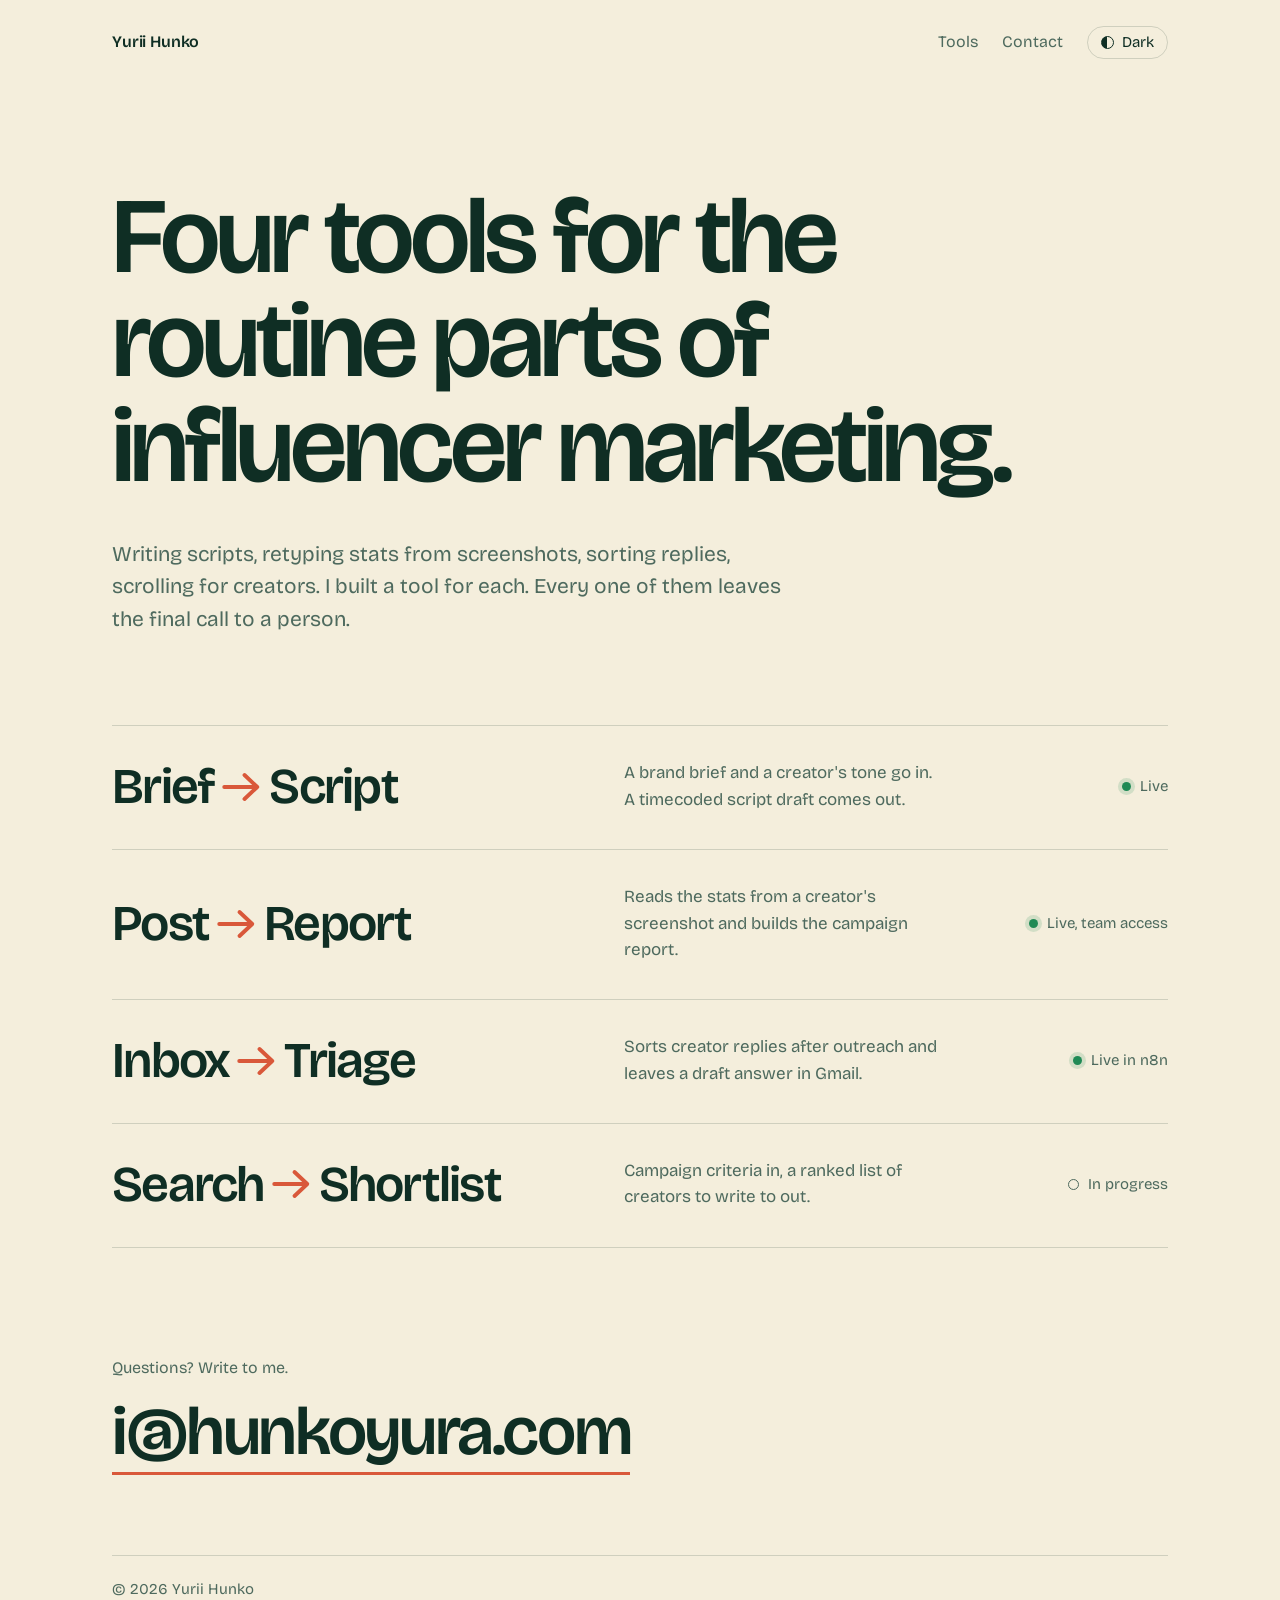
<file: index.html>
<!DOCTYPE html>
<html lang="en">
<head>
<meta charset="UTF-8">
<meta name="viewport" content="width=device-width, initial-scale=1.0">
<title>Tools for influencer marketing by Yurii Hunko</title>
<meta name="description" content="Four tools for the routine parts of influencer marketing: script drafts, campaign reports, reply triage and creator search.">
<link rel="canonical" href="https://hunkoyura.com/">
<meta property="og:type" content="website">
<meta property="og:url" content="https://hunkoyura.com/">
<meta property="og:title" content="Tools for influencer marketing by Yurii Hunko">
<meta property="og:description" content="Four tools for the routine parts of influencer marketing: script drafts, campaign reports, reply triage and creator search.">
<meta property="og:image" content="https://hunkoyura.com/og.jpg">
<meta property="og:image:width" content="1200">
<meta property="og:image:height" content="630">
<meta name="twitter:card" content="summary_large_image">
<meta name="twitter:title" content="Tools for influencer marketing by Yurii Hunko">
<meta name="twitter:description" content="Four tools for the routine parts of influencer marketing: script drafts, campaign reports, reply triage and creator search.">
<meta name="twitter:image" content="https://hunkoyura.com/og.jpg">
<meta name="theme-color" content="#12382C" media="(prefers-color-scheme: dark)">
<meta name="theme-color" content="#F4EEDC" media="(prefers-color-scheme: light)">
<meta name="color-scheme" content="dark light">
<link rel="icon" href="/favicon.ico" sizes="48x48">
<link rel="icon" type="image/svg+xml" href="/favicon.svg">
<link rel="icon" type="image/png" sizes="192x192" href="/icon-192.png">
<link rel="apple-touch-icon" href="/apple-touch-icon.png">
<script>try{var t=localStorage.getItem('theme');if(t==='light'||t==='dark')document.documentElement.setAttribute('data-theme',t)}catch(e){}</script>
<link rel="preconnect" href="https://fonts.googleapis.com">
<link rel="preconnect" href="https://fonts.gstatic.com" crossorigin>
<link href="https://fonts.googleapis.com/css2?family=Bricolage+Grotesque:opsz,wght@12..96,300..700&display=swap" rel="stylesheet">
<link rel="stylesheet" href="/styles.css">
<!-- Google tag (gtag.js) -->
<script async src="https://www.googletagmanager.com/gtag/js?id=G-8R37BRJNRV"></script>
<script>
  window.dataLayer = window.dataLayer || [];
  function gtag(){dataLayer.push(arguments);}
  gtag('js', new Date());

  gtag('config', 'G-8R37BRJNRV');
</script>
</head>
<body>

<svg width="0" height="0" style="position:absolute" aria-hidden="true">
  <symbol id="arrow" viewBox="0 0 26 20">
    <path d="M1.5 10h22M15 2l8.5 8-8.5 8" fill="none" stroke="currentColor" stroke-width="2.6" stroke-linecap="round" stroke-linejoin="round"/>
  </symbol>
  <symbol id="ok" viewBox="0 0 20 20">
    <circle cx="10" cy="10" r="9" fill="#1F6B45"/><path d="M5.8 10.4l2.8 2.8 5.6-6" fill="none" stroke="#F4EEDC" stroke-width="2" stroke-linecap="round" stroke-linejoin="round"/>
  </symbol>
  <symbol id="hold" viewBox="0 0 20 20">
    <circle cx="10" cy="10" r="9" fill="#B3311B"/><path d="M10 5.4v5.4" stroke="#F4EEDC" stroke-width="2.2" stroke-linecap="round"/><circle cx="10" cy="14.2" r="1.3" fill="#F4EEDC"/>
  </symbol>
</svg>

<header class="wrap top">
  <a class="name" href="/">Yurii Hunko</a>
  <nav aria-label="Site">
    <a href="/#tools">Tools</a>
    <a href="/#contact">Contact</a>
    <button type="button" class="theme" id="theme-toggle" aria-label="Switch theme">Light</button>
  </nav>
</header>

<main class="wrap">

  <section class="intro">
    <h1>Four tools for the routine parts of influencer marketing.</h1>
    <p>Writing scripts, retyping stats from screenshots, sorting replies, scrolling for creators. I built a tool for each. Every one of them leaves the final call to a person.</p>
  </section>

  <section class="index" id="tools" aria-label="Tools">
    <a class="entry" href="/brief-to-script/">
      <h2>Brief <svg class="arrow" role="img" aria-label="to"><use href="#arrow"/></svg> Script</h2>
      <p>A brand brief and a creator's tone go in. A timecoded script draft comes out.</p>
      <span class="status">Live</span>
    </a>
    <a class="entry" href="/post-to-report/">
      <h2>Post <svg class="arrow" role="img" aria-label="to"><use href="#arrow"/></svg> Report</h2>
      <p>Reads the stats from a creator's screenshot and builds the campaign report.</p>
      <span class="status">Live, team access</span>
    </a>
    <a class="entry" href="/inbox-to-triage/">
      <h2>Inbox <svg class="arrow" role="img" aria-label="to"><use href="#arrow"/></svg> Triage</h2>
      <p>Sorts creator replies after outreach and leaves a draft answer in Gmail.</p>
      <span class="status">Live in n8n</span>
    </a>
    <a class="entry" href="/search-to-shortlist/">
      <h2>Search <svg class="arrow" role="img" aria-label="to"><use href="#arrow"/></svg> Shortlist</h2>
      <p>Campaign criteria in, a ranked list of creators to write to out.</p>
      <span class="status wip">In progress</span>
    </a>
  </section>

  <section class="reach" id="contact">
    <p>Questions? Write to me.</p>
    <a href="mailto:i@hunkoyura.com">i@hunkoyura.com</a>
  </section>

  <footer class="foot">© 2026 Yurii Hunko</footer>

</main>

<script src="/site.js"></script>
</body>
</html>
</file>
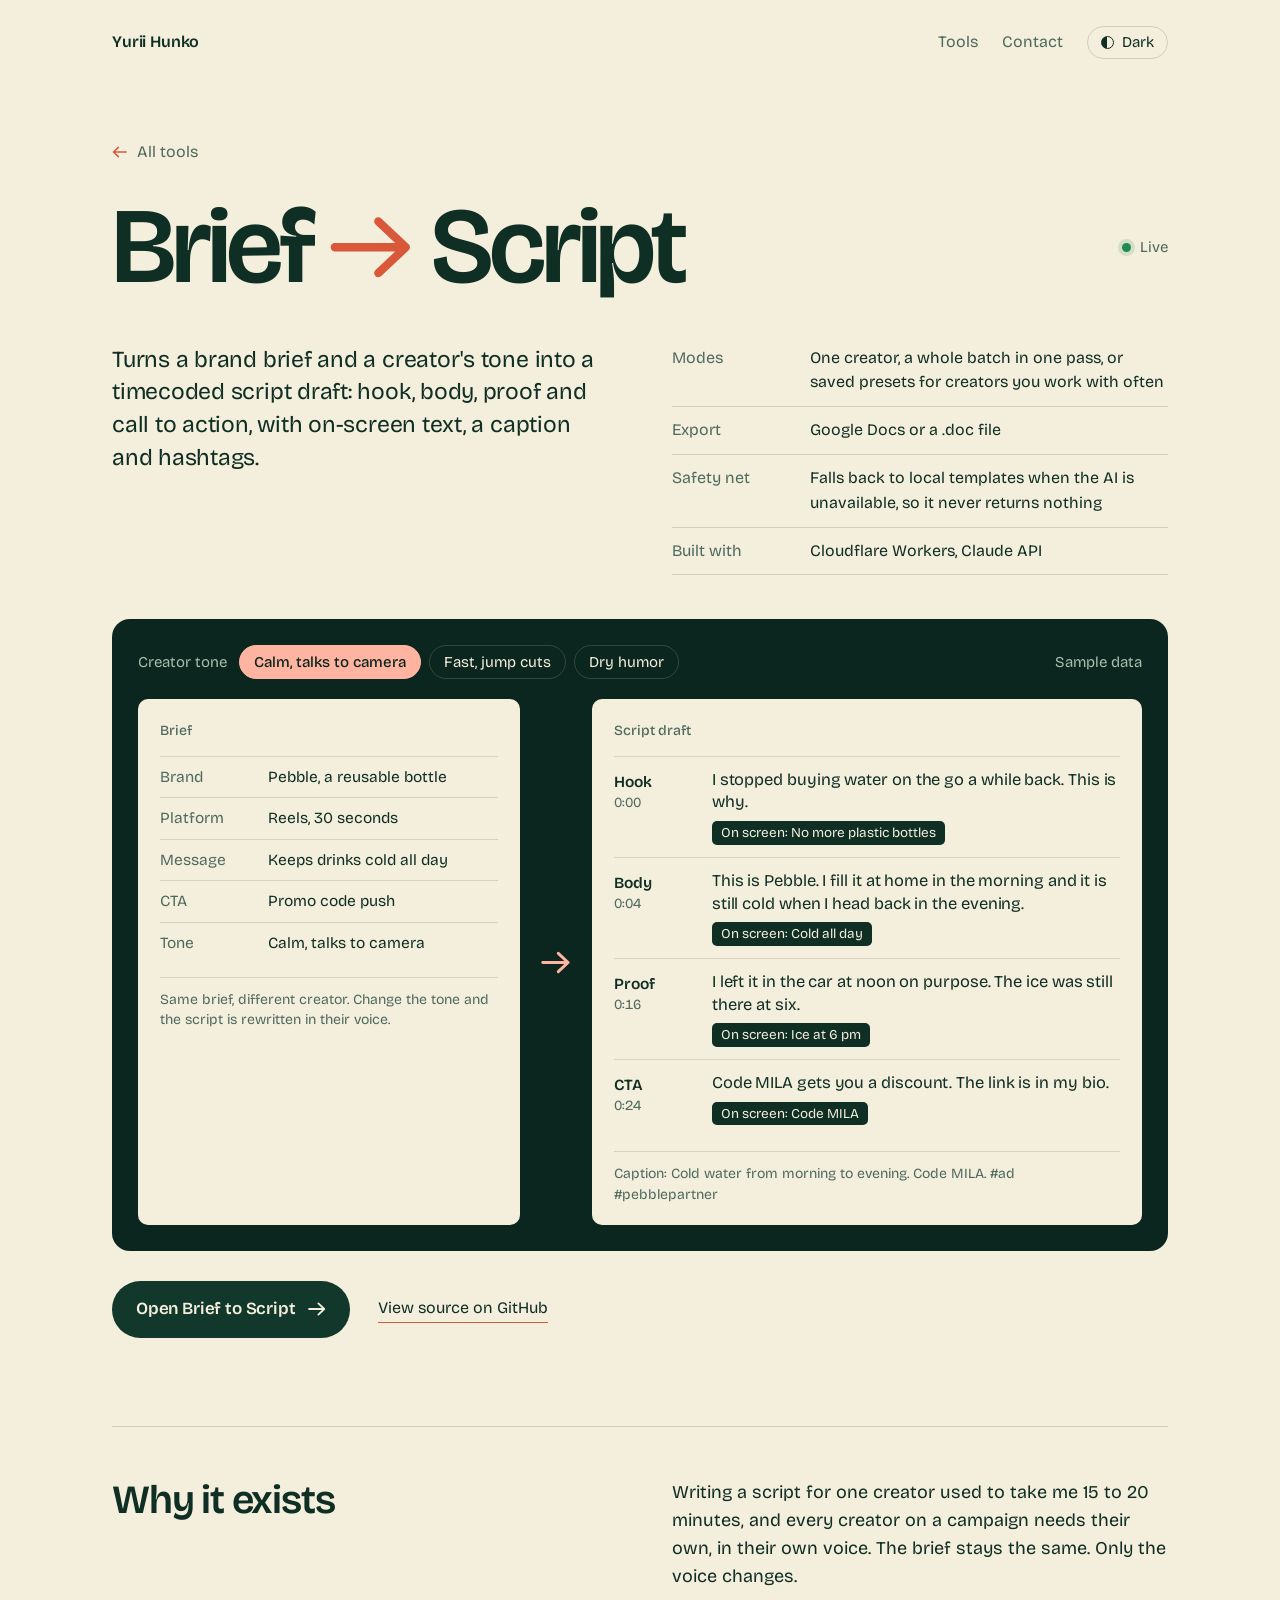
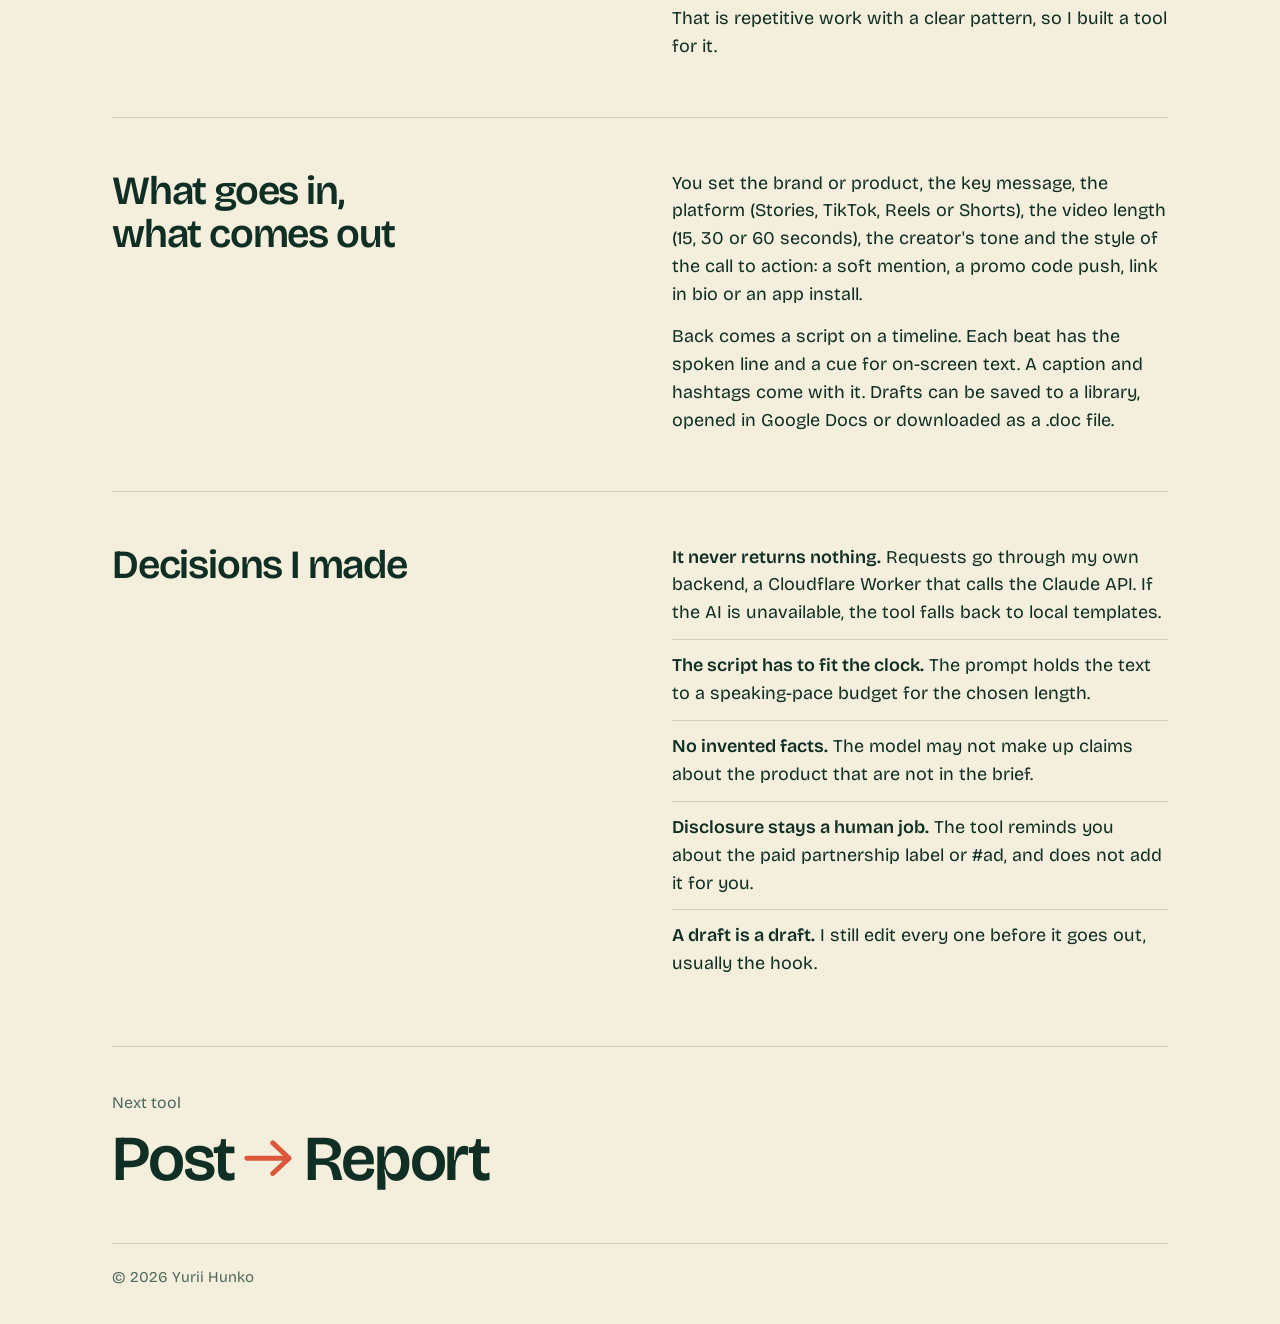
<file: brief-to-script/index.html>
<!DOCTYPE html>
<html lang="en">
<head>
<meta charset="UTF-8">
<meta name="viewport" content="width=device-width, initial-scale=1.0">
<title>Brief to Script, a tool by Yurii Hunko</title>
<meta name="description" content="Turns a brand brief and a creator's tone into a timecoded script draft with hook, body, proof and call to action.">
<link rel="canonical" href="https://hunkoyura.com/brief-to-script/">
<meta property="og:type" content="website">
<meta property="og:url" content="https://hunkoyura.com/brief-to-script/">
<meta property="og:title" content="Brief to Script, a tool by Yurii Hunko">
<meta property="og:description" content="Turns a brand brief and a creator's tone into a timecoded script draft with hook, body, proof and call to action.">
<meta property="og:image" content="https://hunkoyura.com/og.jpg">
<meta property="og:image:width" content="1200">
<meta property="og:image:height" content="630">
<meta name="twitter:card" content="summary_large_image">
<meta name="twitter:title" content="Brief to Script, a tool by Yurii Hunko">
<meta name="twitter:description" content="Turns a brand brief and a creator's tone into a timecoded script draft with hook, body, proof and call to action.">
<meta name="twitter:image" content="https://hunkoyura.com/og.jpg">
<meta name="theme-color" content="#12382C" media="(prefers-color-scheme: dark)">
<meta name="theme-color" content="#F4EEDC" media="(prefers-color-scheme: light)">
<meta name="color-scheme" content="dark light">
<link rel="icon" href="/favicon.ico" sizes="48x48">
<link rel="icon" type="image/svg+xml" href="/favicon.svg">
<link rel="icon" type="image/png" sizes="192x192" href="/icon-192.png">
<link rel="apple-touch-icon" href="/apple-touch-icon.png">
<script>try{var t=localStorage.getItem('theme');if(t==='light'||t==='dark')document.documentElement.setAttribute('data-theme',t)}catch(e){}</script>
<link rel="preconnect" href="https://fonts.googleapis.com">
<link rel="preconnect" href="https://fonts.gstatic.com" crossorigin>
<link href="https://fonts.googleapis.com/css2?family=Bricolage+Grotesque:opsz,wght@12..96,300..700&display=swap" rel="stylesheet">
<link rel="stylesheet" href="/styles.css">
<!-- Google tag (gtag.js) -->
<script async src="https://www.googletagmanager.com/gtag/js?id=G-8R37BRJNRV"></script>
<script>
  window.dataLayer = window.dataLayer || [];
  function gtag(){dataLayer.push(arguments);}
  gtag('js', new Date());

  gtag('config', 'G-8R37BRJNRV');
</script>
</head>
<body>

<svg width="0" height="0" style="position:absolute" aria-hidden="true">
  <symbol id="arrow" viewBox="0 0 26 20">
    <path d="M1.5 10h22M15 2l8.5 8-8.5 8" fill="none" stroke="currentColor" stroke-width="2.6" stroke-linecap="round" stroke-linejoin="round"/>
  </symbol>
  <symbol id="ok" viewBox="0 0 20 20">
    <circle cx="10" cy="10" r="9" fill="#1F6B45"/><path d="M5.8 10.4l2.8 2.8 5.6-6" fill="none" stroke="#F4EEDC" stroke-width="2" stroke-linecap="round" stroke-linejoin="round"/>
  </symbol>
  <symbol id="hold" viewBox="0 0 20 20">
    <circle cx="10" cy="10" r="9" fill="#B3311B"/><path d="M10 5.4v5.4" stroke="#F4EEDC" stroke-width="2.2" stroke-linecap="round"/><circle cx="10" cy="14.2" r="1.3" fill="#F4EEDC"/>
  </symbol>
</svg>

<header class="wrap top">
  <a class="name" href="/">Yurii Hunko</a>
  <nav aria-label="Site">
    <a href="/#tools">Tools</a>
    <a href="/#contact">Contact</a>
    <button type="button" class="theme" id="theme-toggle" aria-label="Switch theme">Light</button>
  </nav>
</header>

<main class="wrap">

  <a class="back" href="/#tools"><svg class="arrow" aria-hidden="true"><use href="#arrow"/></svg> All tools</a>

  <section class="tool">
    <div class="tool-head">
      <h1>Brief <svg class="arrow" role="img" aria-label="to"><use href="#arrow"/></svg> Script</h1>
      <span class="status">Live</span>
    </div>
    <div class="tool-body">
      <p class="lede">Turns a brand brief and a creator's tone into a timecoded script draft: hook, body, proof and call to action, with on-screen text, a caption and hashtags.</p>
      <dl class="facts">
        <div><dt>Modes</dt><dd>One creator, a whole batch in one pass, or saved presets for creators you work with often</dd></div>
        <div><dt>Export</dt><dd>Google Docs or a .doc file</dd></div>
        <div><dt>Safety net</dt><dd>Falls back to local templates when the AI is unavailable, so it never returns nothing</dd></div>
        <div><dt>Built with</dt><dd>Cloudflare Workers, Claude API</dd></div>
      </dl>
    </div>

    <div class="specimen">
      <div class="specimen-bar">
        <div class="picker" id="style-picker">
          <span>Creator tone</span>
          <button type="button" aria-pressed="true" data-style="calm">Calm, talks to camera</button>
          <button type="button" aria-pressed="false" data-style="fast">Fast, jump cuts</button>
          <button type="button" aria-pressed="false" data-style="dry">Dry humor</button>
        </div>
        <span>Sample data</span>
      </div>
      <div class="flow">
        <div class="paper">
          <h3>Brief</h3>
          <div class="row"><span>Brand</span><span>Pebble, a reusable bottle</span></div>
          <div class="row"><span>Platform</span><span>Reels, 30 seconds</span></div>
          <div class="row"><span>Message</span><span>Keeps drinks cold all day</span></div>
          <div class="row"><span>CTA</span><span>Promo code push</span></div>
          <div class="row"><span>Tone</span><span id="tone-echo">Calm, talks to camera</span></div>
          <p class="note">Same brief, different creator. Change the tone and the script is rewritten in their voice.</p>
        </div>
        <svg class="arrow" aria-hidden="true"><use href="#arrow"/></svg>
        <div class="paper" aria-live="polite">
          <h3>Script draft</h3>
          <div class="swap" id="script-out"></div>
        </div>
      </div>
    </div>

    <div class="actions">
      <a class="open" href="https://brief-to-script.hunkoyura.workers.dev/" target="_blank" rel="noopener">Open Brief to Script <svg class="arrow" aria-hidden="true"><use href="#arrow"/></svg></a>
      <a class="src" href="https://github.com/hunkoyura-ops/brief-to-script" target="_blank" rel="noopener">View source on GitHub</a>
    </div>
  </section>

  <section class="story">
    <h2>Why it exists</h2>
    <div class="prose"><p>Writing a script for one creator used to take me 15 to 20 minutes, and every creator on a campaign needs their own, in their own voice. The brief stays the same. Only the voice changes.</p><p>That is repetitive work with a clear pattern, so I built a tool for it.</p></div>
  </section>
  <section class="story">
    <h2>What goes in, what comes out</h2>
    <div class="prose"><p>You set the brand or product, the key message, the platform (Stories, TikTok, Reels or Shorts), the video length (15, 30 or 60 seconds), the creator's tone and the style of the call to action: a soft mention, a promo code push, link in bio or an app install.</p><p>Back comes a script on a timeline. Each beat has the spoken line and a cue for on-screen text. A caption and hashtags come with it. Drafts can be saved to a library, opened in Google Docs or downloaded as a .doc file.</p></div>
  </section>
  <section class="story">
    <h2>Decisions I made</h2>
    <div class="prose"><ul><li><b>It never returns nothing.</b> Requests go through my own backend, a Cloudflare Worker that calls the Claude API. If the AI is unavailable, the tool falls back to local templates.</li><li><b>The script has to fit the clock.</b> The prompt holds the text to a speaking-pace budget for the chosen length.</li><li><b>No invented facts.</b> The model may not make up claims about the product that are not in the brief.</li><li><b>Disclosure stays a human job.</b> The tool reminds you about the paid partnership label or #ad, and does not add it for you.</li><li><b>A draft is a draft.</b> I still edit every one before it goes out, usually the hook.</li></ul></div>
  </section>

  <a class="next" href="/post-to-report/">
    <span>Next tool</span>
    <strong>Post <svg class="arrow" role="img" aria-label="to"><use href="#arrow"/></svg> Report</strong>
  </a>

  <footer class="foot">© 2026 Yurii Hunko</footer>

</main>

<script src="/site.js"></script>
</body>
</html>
</file>
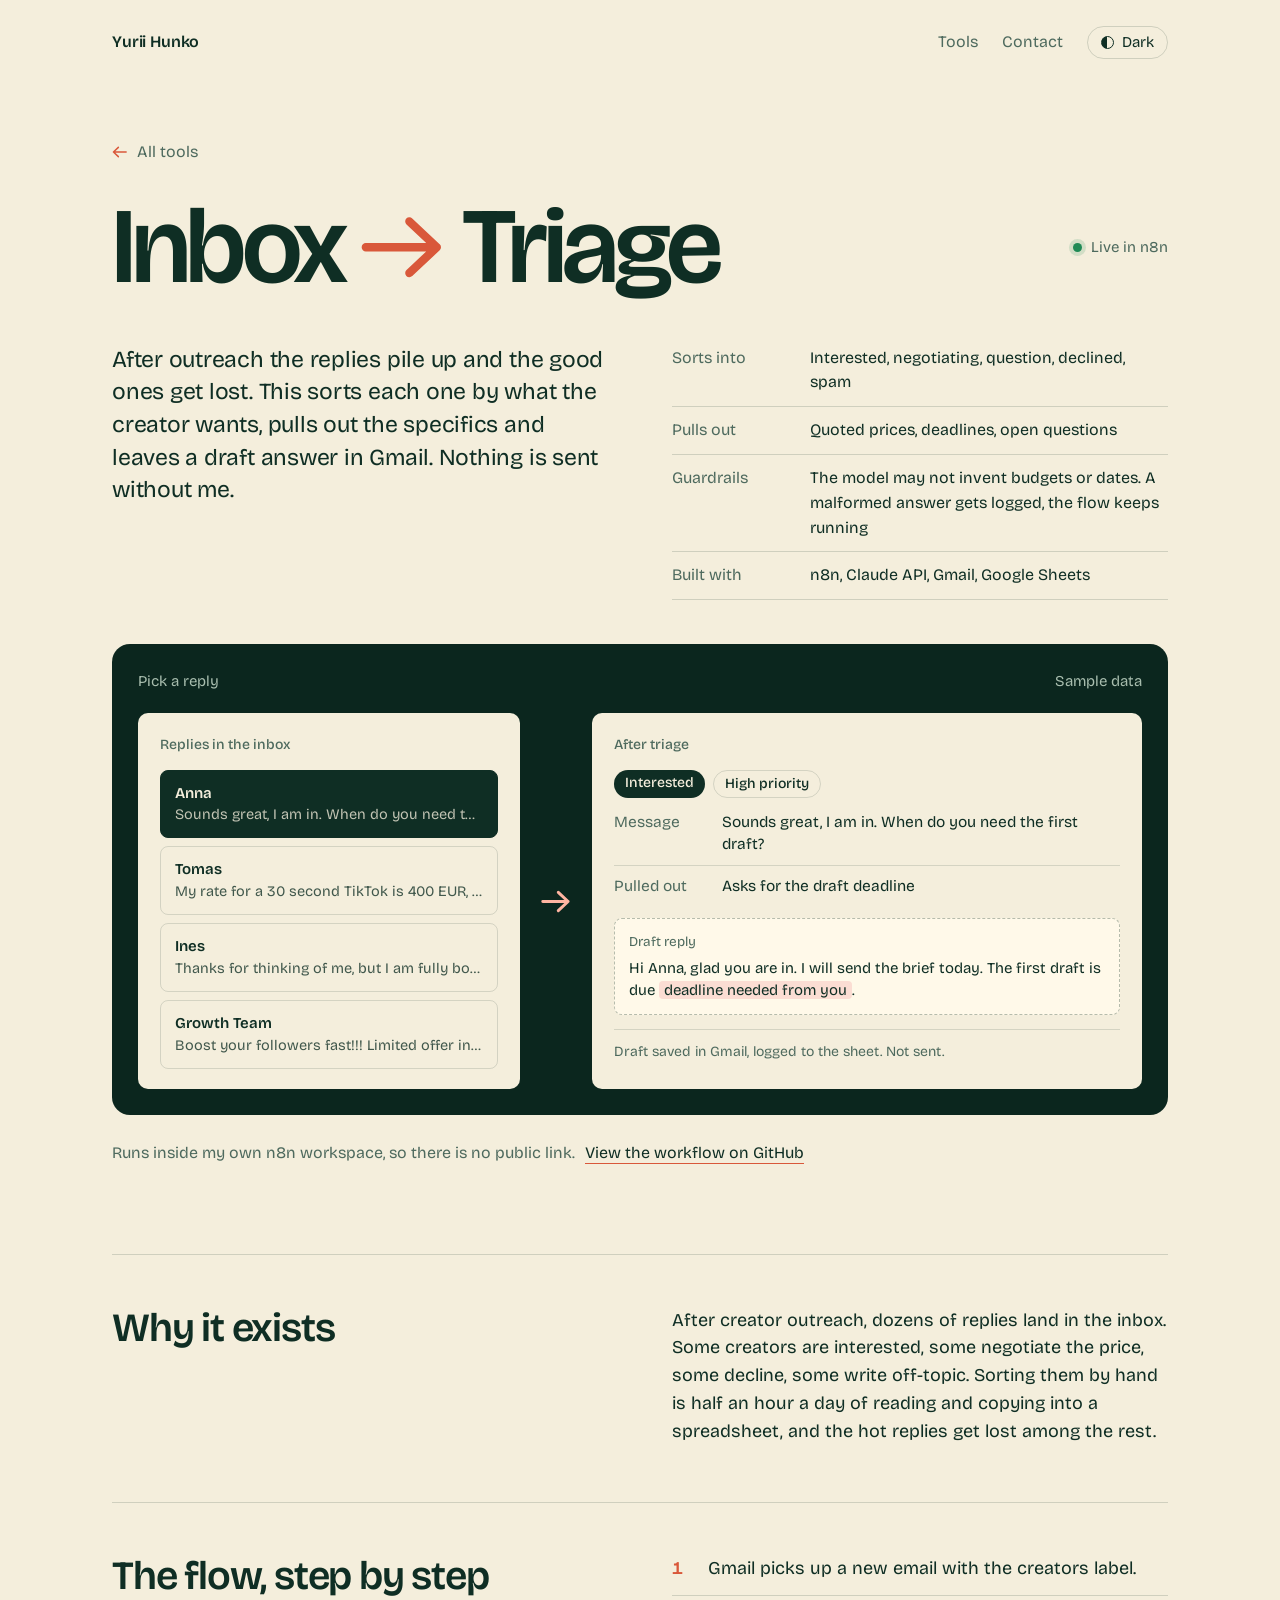
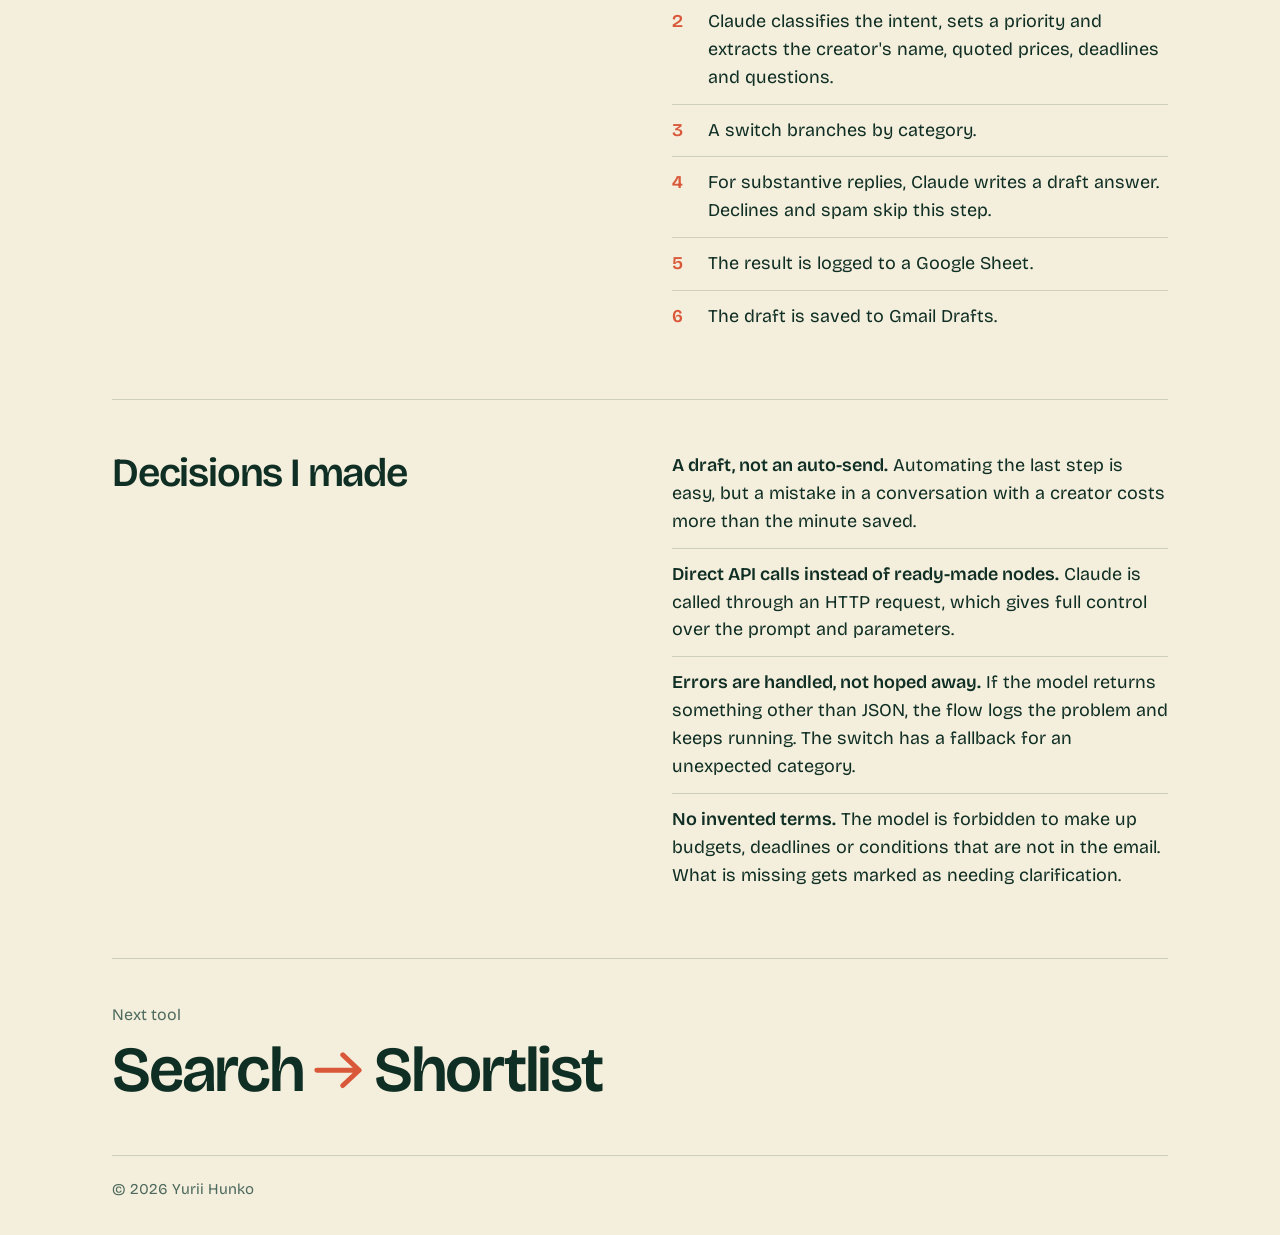
<file: inbox-to-triage/index.html>
<!DOCTYPE html>
<html lang="en">
<head>
<meta charset="UTF-8">
<meta name="viewport" content="width=device-width, initial-scale=1.0">
<title>Inbox to Triage, a tool by Yurii Hunko</title>
<meta name="description" content="An n8n automation that sorts creator replies by intent, extracts prices and deadlines, and leaves a draft answer in Gmail.">
<link rel="canonical" href="https://hunkoyura.com/inbox-to-triage/">
<meta property="og:type" content="website">
<meta property="og:url" content="https://hunkoyura.com/inbox-to-triage/">
<meta property="og:title" content="Inbox to Triage, a tool by Yurii Hunko">
<meta property="og:description" content="An n8n automation that sorts creator replies by intent, extracts prices and deadlines, and leaves a draft answer in Gmail.">
<meta property="og:image" content="https://hunkoyura.com/og.jpg">
<meta property="og:image:width" content="1200">
<meta property="og:image:height" content="630">
<meta name="twitter:card" content="summary_large_image">
<meta name="twitter:title" content="Inbox to Triage, a tool by Yurii Hunko">
<meta name="twitter:description" content="An n8n automation that sorts creator replies by intent, extracts prices and deadlines, and leaves a draft answer in Gmail.">
<meta name="twitter:image" content="https://hunkoyura.com/og.jpg">
<meta name="theme-color" content="#12382C" media="(prefers-color-scheme: dark)">
<meta name="theme-color" content="#F4EEDC" media="(prefers-color-scheme: light)">
<meta name="color-scheme" content="dark light">
<link rel="icon" href="/favicon.ico" sizes="48x48">
<link rel="icon" type="image/svg+xml" href="/favicon.svg">
<link rel="icon" type="image/png" sizes="192x192" href="/icon-192.png">
<link rel="apple-touch-icon" href="/apple-touch-icon.png">
<script>try{var t=localStorage.getItem('theme');if(t==='light'||t==='dark')document.documentElement.setAttribute('data-theme',t)}catch(e){}</script>
<link rel="preconnect" href="https://fonts.googleapis.com">
<link rel="preconnect" href="https://fonts.gstatic.com" crossorigin>
<link href="https://fonts.googleapis.com/css2?family=Bricolage+Grotesque:opsz,wght@12..96,300..700&display=swap" rel="stylesheet">
<link rel="stylesheet" href="/styles.css">
<!-- Google tag (gtag.js) -->
<script async src="https://www.googletagmanager.com/gtag/js?id=G-8R37BRJNRV"></script>
<script>
  window.dataLayer = window.dataLayer || [];
  function gtag(){dataLayer.push(arguments);}
  gtag('js', new Date());

  gtag('config', 'G-8R37BRJNRV');
</script>
</head>
<body>

<svg width="0" height="0" style="position:absolute" aria-hidden="true">
  <symbol id="arrow" viewBox="0 0 26 20">
    <path d="M1.5 10h22M15 2l8.5 8-8.5 8" fill="none" stroke="currentColor" stroke-width="2.6" stroke-linecap="round" stroke-linejoin="round"/>
  </symbol>
  <symbol id="ok" viewBox="0 0 20 20">
    <circle cx="10" cy="10" r="9" fill="#1F6B45"/><path d="M5.8 10.4l2.8 2.8 5.6-6" fill="none" stroke="#F4EEDC" stroke-width="2" stroke-linecap="round" stroke-linejoin="round"/>
  </symbol>
  <symbol id="hold" viewBox="0 0 20 20">
    <circle cx="10" cy="10" r="9" fill="#B3311B"/><path d="M10 5.4v5.4" stroke="#F4EEDC" stroke-width="2.2" stroke-linecap="round"/><circle cx="10" cy="14.2" r="1.3" fill="#F4EEDC"/>
  </symbol>
</svg>

<header class="wrap top">
  <a class="name" href="/">Yurii Hunko</a>
  <nav aria-label="Site">
    <a href="/#tools">Tools</a>
    <a href="/#contact">Contact</a>
    <button type="button" class="theme" id="theme-toggle" aria-label="Switch theme">Light</button>
  </nav>
</header>

<main class="wrap">

  <a class="back" href="/#tools"><svg class="arrow" aria-hidden="true"><use href="#arrow"/></svg> All tools</a>

  <section class="tool">
    <div class="tool-head">
      <h1>Inbox <svg class="arrow" role="img" aria-label="to"><use href="#arrow"/></svg> Triage</h1>
      <span class="status">Live in n8n</span>
    </div>
    <div class="tool-body">
      <p class="lede">After outreach the replies pile up and the good ones get lost. This sorts each one by what the creator wants, pulls out the specifics and leaves a draft answer in Gmail. Nothing is sent without me.</p>
      <dl class="facts">
        <div><dt>Sorts into</dt><dd>Interested, negotiating, question, declined, spam</dd></div>
        <div><dt>Pulls out</dt><dd>Quoted prices, deadlines, open questions</dd></div>
        <div><dt>Guardrails</dt><dd>The model may not invent budgets or dates. A malformed answer gets logged, the flow keeps running</dd></div>
        <div><dt>Built with</dt><dd>n8n, Claude API, Gmail, Google Sheets</dd></div>
      </dl>
    </div>

    <div class="specimen">
      <div class="specimen-bar">
        <span>Pick a reply</span>
        <span>Sample data</span>
      </div>
      <div class="flow">
        <div class="paper">
          <h3>Replies in the inbox</h3>
          <div class="mails" id="mails"></div>
        </div>
        <svg class="arrow" aria-hidden="true"><use href="#arrow"/></svg>
        <div class="paper" aria-live="polite">
          <h3>After triage</h3>
          <div class="swap" id="mail-out"></div>
        </div>
      </div>
    </div>

    <p class="aside">Runs inside my own n8n workspace, so there is no public link. <a class="src" href="https://github.com/hunkoyura-ops/Inbox-Triage" target="_blank" rel="noopener">View the workflow on GitHub</a></p>
  </section>

  <section class="story">
    <h2>Why it exists</h2>
    <div class="prose"><p>After creator outreach, dozens of replies land in the inbox. Some creators are interested, some negotiate the price, some decline, some write off-topic. Sorting them by hand is half an hour a day of reading and copying into a spreadsheet, and the hot replies get lost among the rest.</p></div>
  </section>
  <section class="story">
    <h2>The flow, step by step</h2>
    <div class="prose"><ol><li>Gmail picks up a new email with the creators label.</li><li>Claude classifies the intent, sets a priority and extracts the creator's name, quoted prices, deadlines and questions.</li><li>A switch branches by category.</li><li>For substantive replies, Claude writes a draft answer. Declines and spam skip this step.</li><li>The result is logged to a Google Sheet.</li><li>The draft is saved to Gmail Drafts.</li></ol></div>
  </section>
  <section class="story">
    <h2>Decisions I made</h2>
    <div class="prose"><ul><li><b>A draft, not an auto-send.</b> Automating the last step is easy, but a mistake in a conversation with a creator costs more than the minute saved.</li><li><b>Direct API calls instead of ready-made nodes.</b> Claude is called through an HTTP request, which gives full control over the prompt and parameters.</li><li><b>Errors are handled, not hoped away.</b> If the model returns something other than JSON, the flow logs the problem and keeps running. The switch has a fallback for an unexpected category.</li><li><b>No invented terms.</b> The model is forbidden to make up budgets, deadlines or conditions that are not in the email. What is missing gets marked as needing clarification.</li></ul></div>
  </section>

  <a class="next" href="/search-to-shortlist/">
    <span>Next tool</span>
    <strong>Search <svg class="arrow" role="img" aria-label="to"><use href="#arrow"/></svg> Shortlist</strong>
  </a>

  <footer class="foot">© 2026 Yurii Hunko</footer>

</main>

<script src="/site.js"></script>
</body>
</html>
</file>
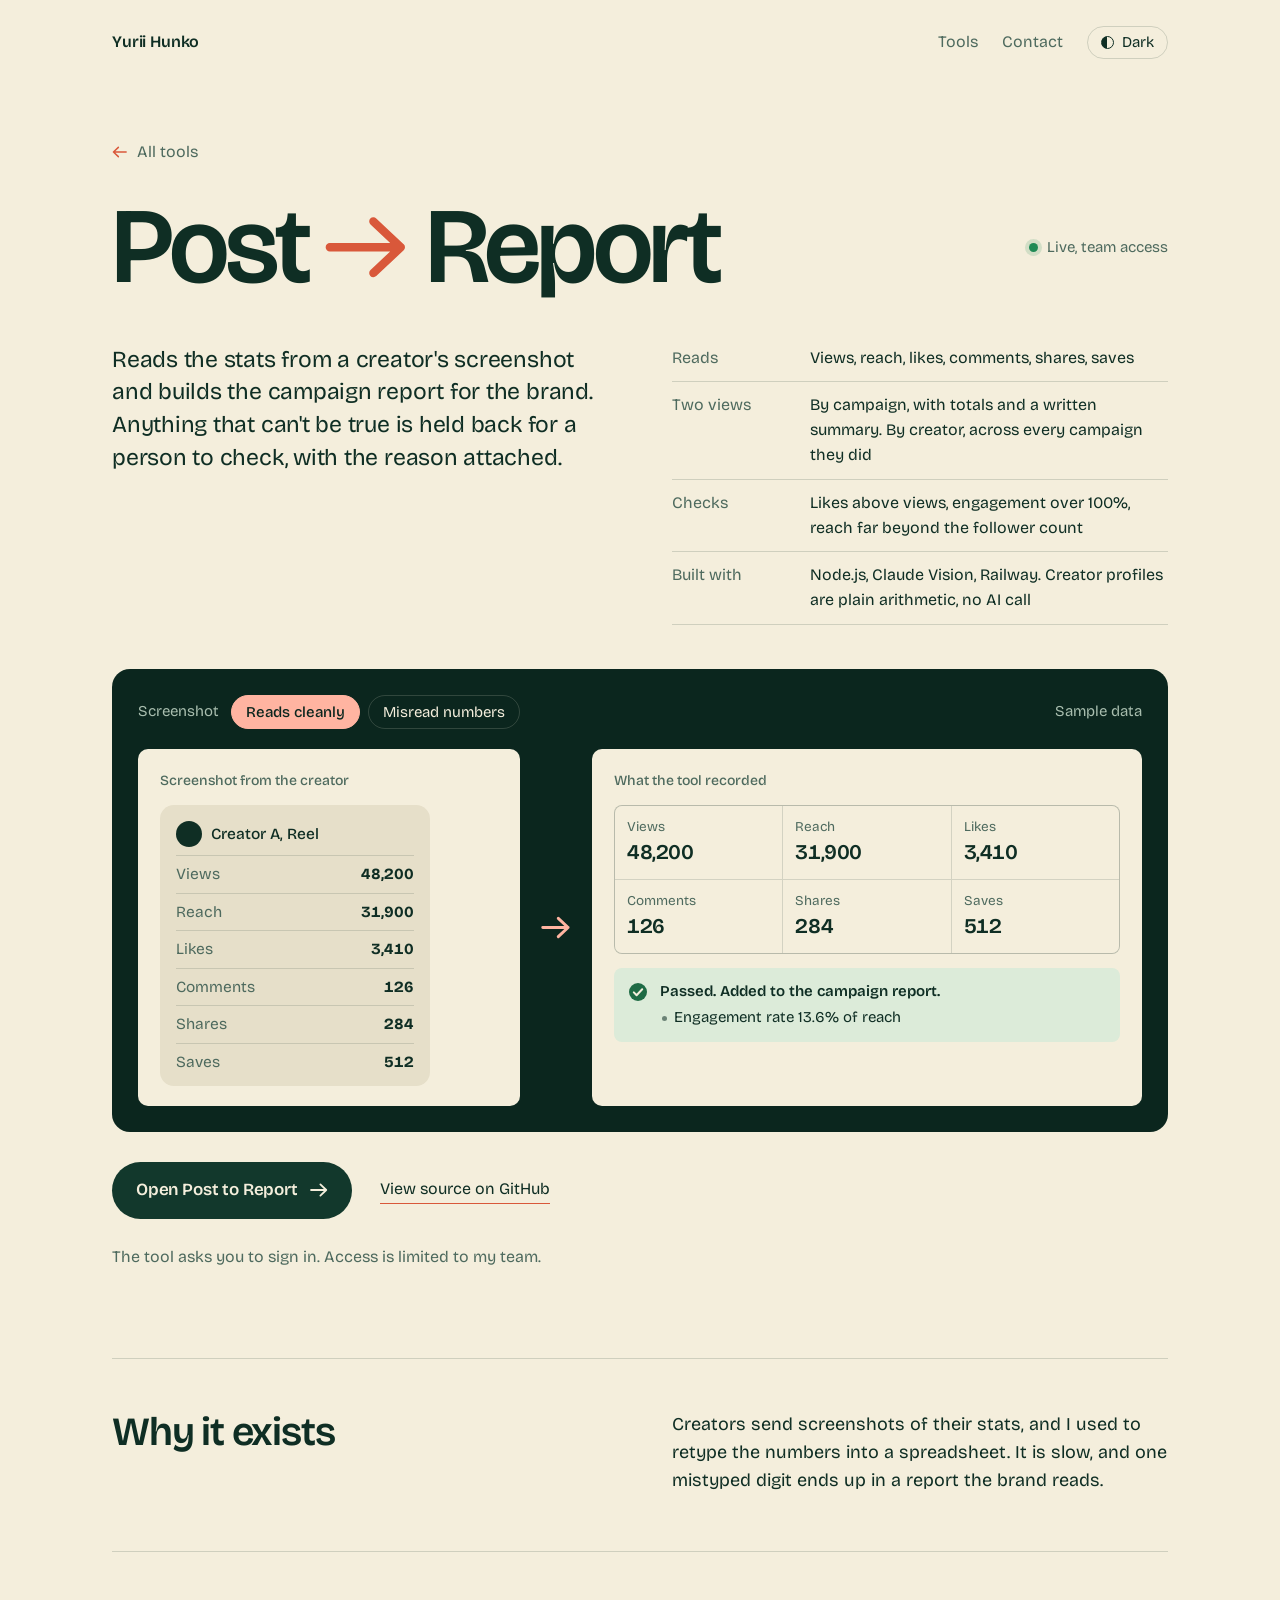
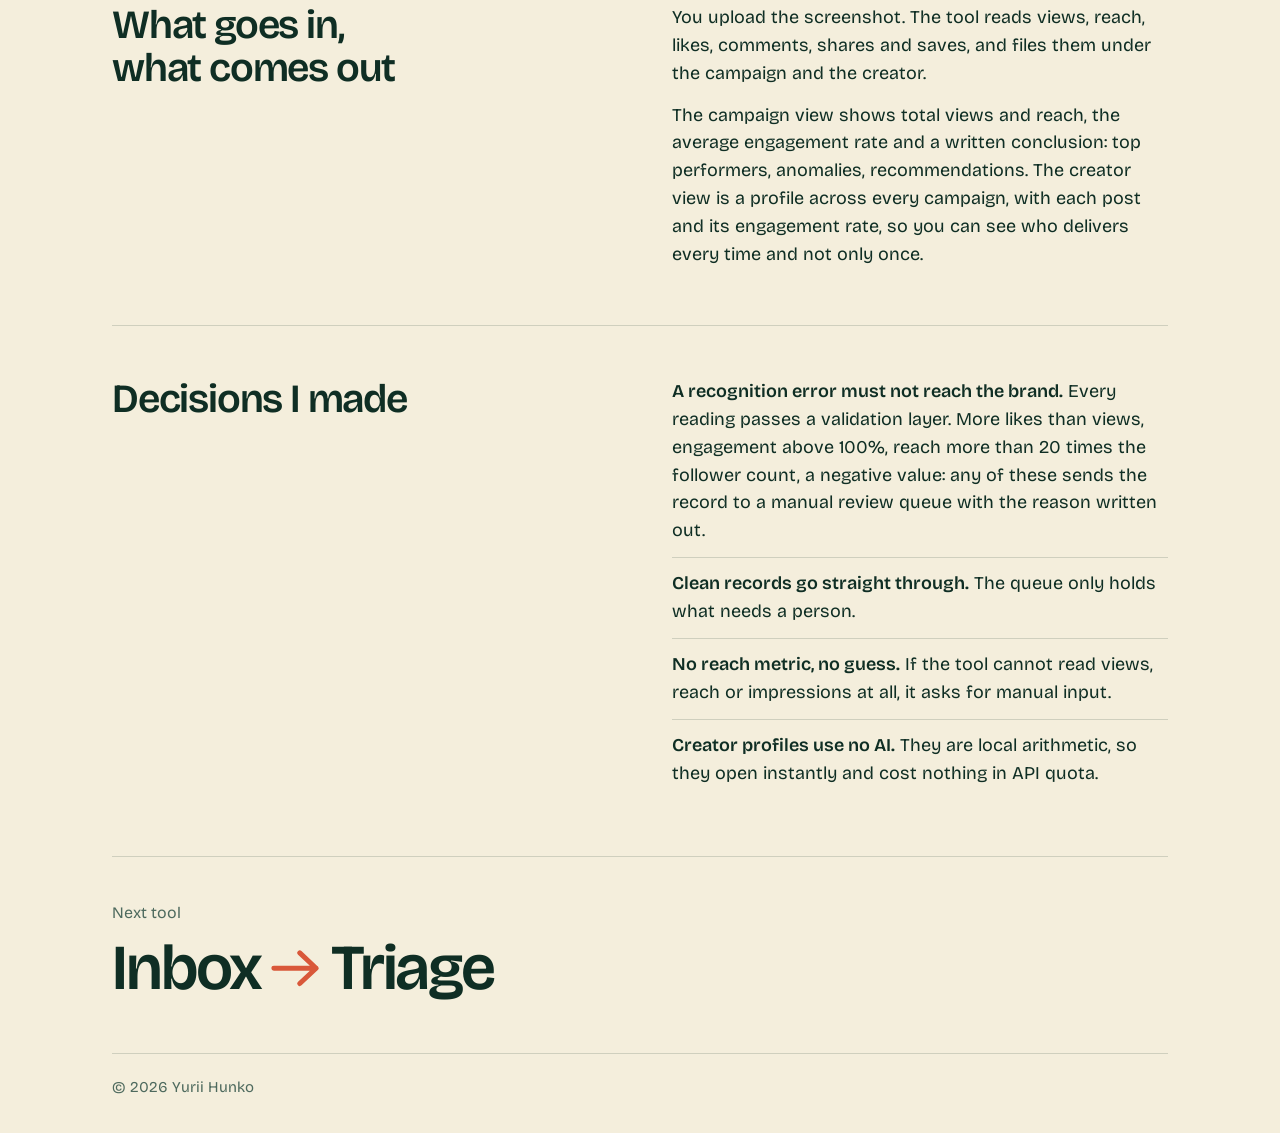
<file: post-to-report/index.html>
<!DOCTYPE html>
<html lang="en">
<head>
<meta charset="UTF-8">
<meta name="viewport" content="width=device-width, initial-scale=1.0">
<title>Post to Report, a tool by Yurii Hunko</title>
<meta name="description" content="Reads post stats from creator screenshots, holds impossible numbers for manual review and builds the campaign report for the brand.">
<link rel="canonical" href="https://hunkoyura.com/post-to-report/">
<meta property="og:type" content="website">
<meta property="og:url" content="https://hunkoyura.com/post-to-report/">
<meta property="og:title" content="Post to Report, a tool by Yurii Hunko">
<meta property="og:description" content="Reads post stats from creator screenshots, holds impossible numbers for manual review and builds the campaign report for the brand.">
<meta property="og:image" content="https://hunkoyura.com/og.jpg">
<meta property="og:image:width" content="1200">
<meta property="og:image:height" content="630">
<meta name="twitter:card" content="summary_large_image">
<meta name="twitter:title" content="Post to Report, a tool by Yurii Hunko">
<meta name="twitter:description" content="Reads post stats from creator screenshots, holds impossible numbers for manual review and builds the campaign report for the brand.">
<meta name="twitter:image" content="https://hunkoyura.com/og.jpg">
<meta name="theme-color" content="#12382C" media="(prefers-color-scheme: dark)">
<meta name="theme-color" content="#F4EEDC" media="(prefers-color-scheme: light)">
<meta name="color-scheme" content="dark light">
<link rel="icon" href="/favicon.ico" sizes="48x48">
<link rel="icon" type="image/svg+xml" href="/favicon.svg">
<link rel="icon" type="image/png" sizes="192x192" href="/icon-192.png">
<link rel="apple-touch-icon" href="/apple-touch-icon.png">
<script>try{var t=localStorage.getItem('theme');if(t==='light'||t==='dark')document.documentElement.setAttribute('data-theme',t)}catch(e){}</script>
<link rel="preconnect" href="https://fonts.googleapis.com">
<link rel="preconnect" href="https://fonts.gstatic.com" crossorigin>
<link href="https://fonts.googleapis.com/css2?family=Bricolage+Grotesque:opsz,wght@12..96,300..700&display=swap" rel="stylesheet">
<link rel="stylesheet" href="/styles.css">
<!-- Google tag (gtag.js) -->
<script async src="https://www.googletagmanager.com/gtag/js?id=G-8R37BRJNRV"></script>
<script>
  window.dataLayer = window.dataLayer || [];
  function gtag(){dataLayer.push(arguments);}
  gtag('js', new Date());

  gtag('config', 'G-8R37BRJNRV');
</script>
</head>
<body>

<svg width="0" height="0" style="position:absolute" aria-hidden="true">
  <symbol id="arrow" viewBox="0 0 26 20">
    <path d="M1.5 10h22M15 2l8.5 8-8.5 8" fill="none" stroke="currentColor" stroke-width="2.6" stroke-linecap="round" stroke-linejoin="round"/>
  </symbol>
  <symbol id="ok" viewBox="0 0 20 20">
    <circle cx="10" cy="10" r="9" fill="#1F6B45"/><path d="M5.8 10.4l2.8 2.8 5.6-6" fill="none" stroke="#F4EEDC" stroke-width="2" stroke-linecap="round" stroke-linejoin="round"/>
  </symbol>
  <symbol id="hold" viewBox="0 0 20 20">
    <circle cx="10" cy="10" r="9" fill="#B3311B"/><path d="M10 5.4v5.4" stroke="#F4EEDC" stroke-width="2.2" stroke-linecap="round"/><circle cx="10" cy="14.2" r="1.3" fill="#F4EEDC"/>
  </symbol>
</svg>

<header class="wrap top">
  <a class="name" href="/">Yurii Hunko</a>
  <nav aria-label="Site">
    <a href="/#tools">Tools</a>
    <a href="/#contact">Contact</a>
    <button type="button" class="theme" id="theme-toggle" aria-label="Switch theme">Light</button>
  </nav>
</header>

<main class="wrap">

  <a class="back" href="/#tools"><svg class="arrow" aria-hidden="true"><use href="#arrow"/></svg> All tools</a>

  <section class="tool">
    <div class="tool-head">
      <h1>Post <svg class="arrow" role="img" aria-label="to"><use href="#arrow"/></svg> Report</h1>
      <span class="status">Live, team access</span>
    </div>
    <div class="tool-body">
      <p class="lede">Reads the stats from a creator's screenshot and builds the campaign report for the brand. Anything that can't be true is held back for a person to check, with the reason attached.</p>
      <dl class="facts">
        <div><dt>Reads</dt><dd>Views, reach, likes, comments, shares, saves</dd></div>
        <div><dt>Two views</dt><dd>By campaign, with totals and a written summary. By creator, across every campaign they did</dd></div>
        <div><dt>Checks</dt><dd>Likes above views, engagement over 100%, reach far beyond the follower count</dd></div>
        <div><dt>Built with</dt><dd>Node.js, Claude Vision, Railway. Creator profiles are plain arithmetic, no AI call</dd></div>
      </dl>
    </div>

    <div class="specimen">
      <div class="specimen-bar">
        <div class="picker" id="shot-picker">
          <span>Screenshot</span>
          <button type="button" aria-pressed="true" data-shot="clean">Reads cleanly</button>
          <button type="button" aria-pressed="false" data-shot="odd">Misread numbers</button>
        </div>
        <span>Sample data</span>
      </div>
      <div class="flow">
        <div class="paper">
          <h3>Screenshot from the creator</h3>
          <div class="shot swap" id="shot-in"></div>
        </div>
        <svg class="arrow" aria-hidden="true"><use href="#arrow"/></svg>
        <div class="paper" aria-live="polite">
          <h3>What the tool recorded</h3>
          <div class="swap" id="shot-out"></div>
        </div>
      </div>
    </div>

    <div class="actions">
      <a class="open" href="https://post-tracker-simple-production.up.railway.app" target="_blank" rel="noopener">Open Post to Report <svg class="arrow" aria-hidden="true"><use href="#arrow"/></svg></a>
      <a class="src" href="https://github.com/hunkoyura-ops/post-tracker-simple" target="_blank" rel="noopener">View source on GitHub</a>
    </div>
    <p class="aside">The tool asks you to sign in. Access is limited to my team.</p>
  </section>

  <section class="story">
    <h2>Why it exists</h2>
    <div class="prose"><p>Creators send screenshots of their stats, and I used to retype the numbers into a spreadsheet. It is slow, and one mistyped digit ends up in a report the brand reads.</p></div>
  </section>
  <section class="story">
    <h2>What goes in, what comes out</h2>
    <div class="prose"><p>You upload the screenshot. The tool reads views, reach, likes, comments, shares and saves, and files them under the campaign and the creator.</p><p>The campaign view shows total views and reach, the average engagement rate and a written conclusion: top performers, anomalies, recommendations. The creator view is a profile across every campaign, with each post and its engagement rate, so you can see who delivers every time and not only once.</p></div>
  </section>
  <section class="story">
    <h2>Decisions I made</h2>
    <div class="prose"><ul><li><b>A recognition error must not reach the brand.</b> Every reading passes a validation layer. More likes than views, engagement above 100%, reach more than 20 times the follower count, a negative value: any of these sends the record to a manual review queue with the reason written out.</li><li><b>Clean records go straight through.</b> The queue only holds what needs a person.</li><li><b>No reach metric, no guess.</b> If the tool cannot read views, reach or impressions at all, it asks for manual input.</li><li><b>Creator profiles use no AI.</b> They are local arithmetic, so they open instantly and cost nothing in API quota.</li></ul></div>
  </section>

  <a class="next" href="/inbox-to-triage/">
    <span>Next tool</span>
    <strong>Inbox <svg class="arrow" role="img" aria-label="to"><use href="#arrow"/></svg> Triage</strong>
  </a>

  <footer class="foot">© 2026 Yurii Hunko</footer>

</main>

<script src="/site.js"></script>
</body>
</html>
</file>
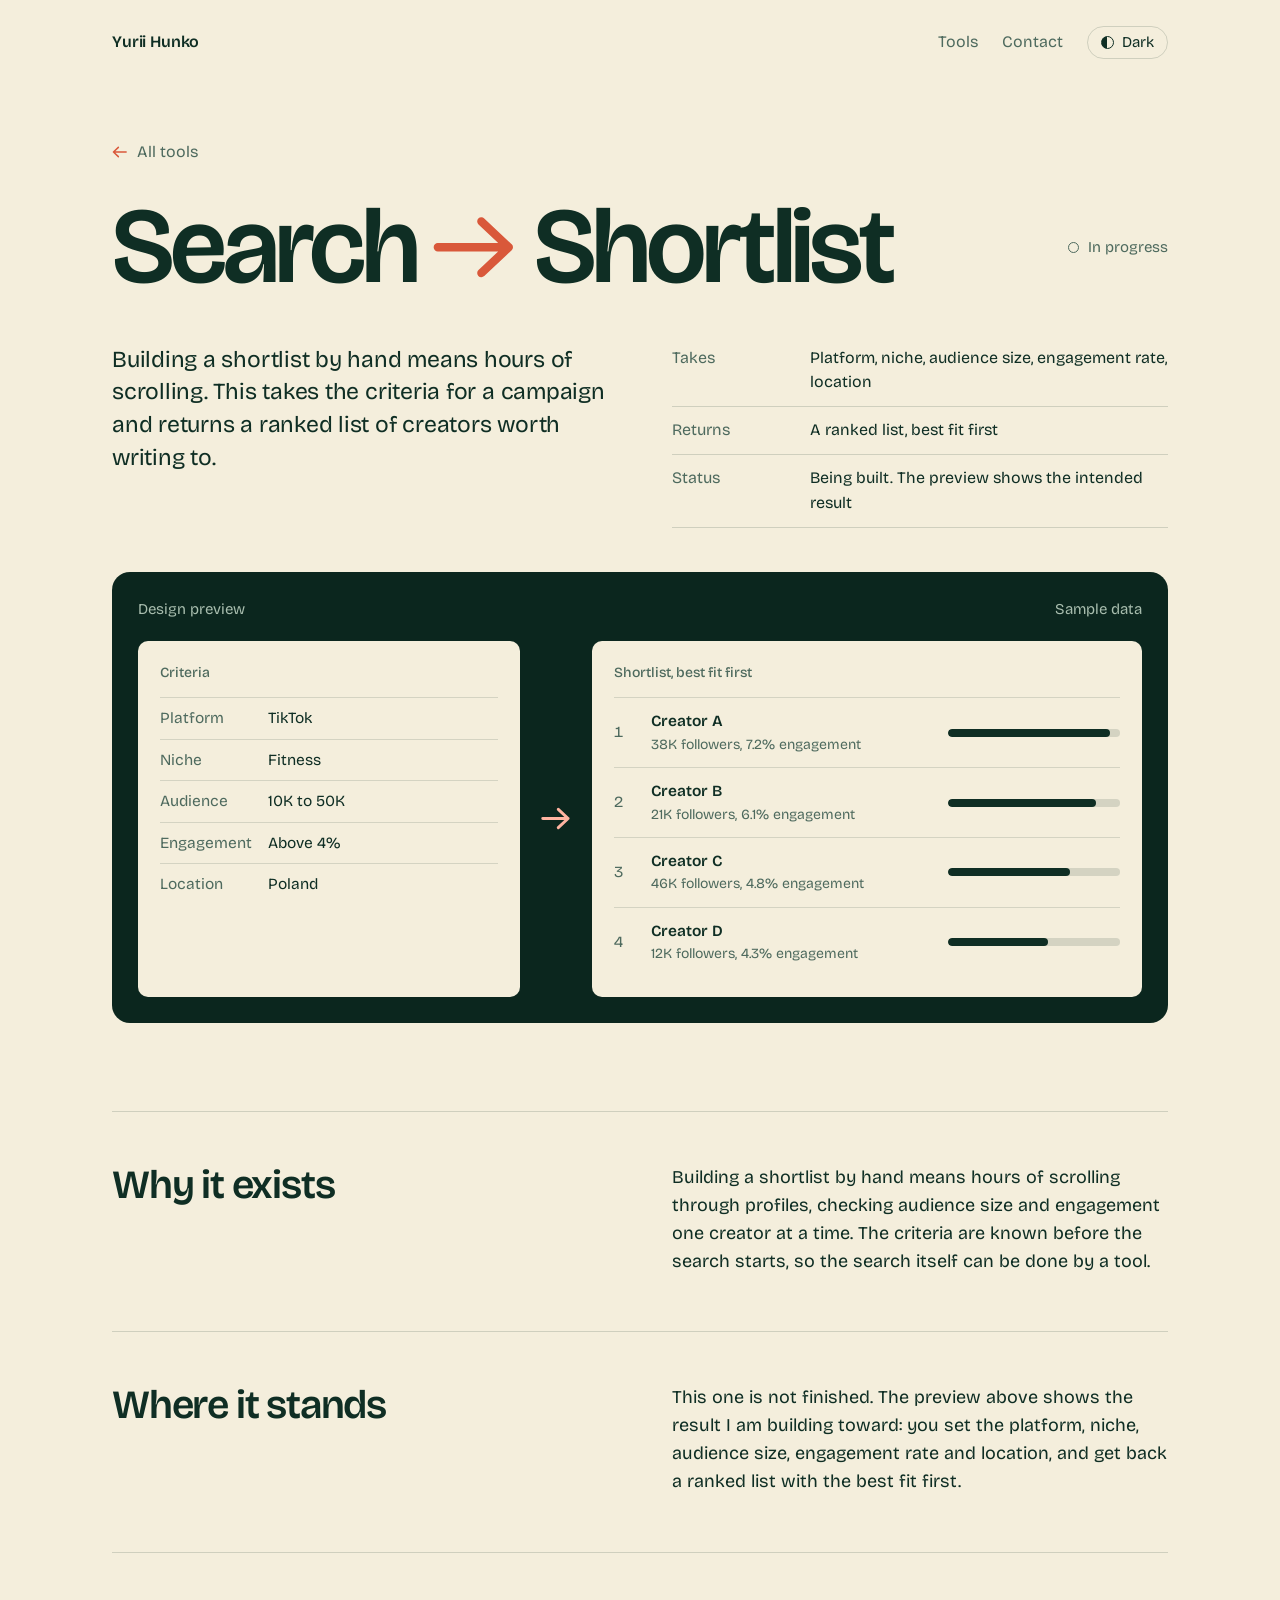
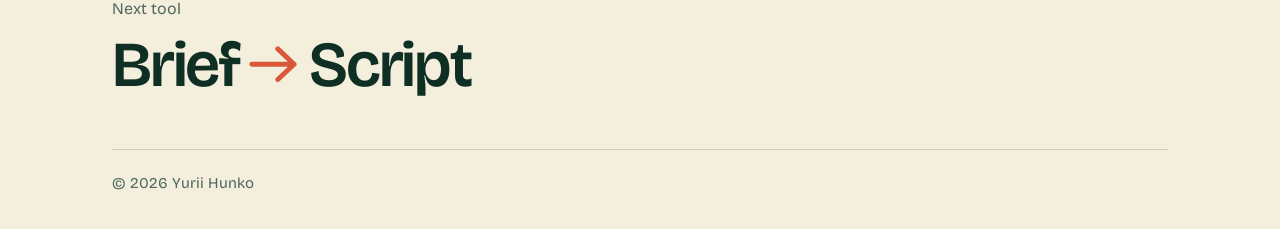
<file: search-to-shortlist/index.html>
<!DOCTYPE html>
<html lang="en">
<head>
<meta charset="UTF-8">
<meta name="viewport" content="width=device-width, initial-scale=1.0">
<title>Search to Shortlist, a tool by Yurii Hunko</title>
<meta name="description" content="A creator search tool in progress: campaign criteria in, a ranked shortlist of creators out.">
<link rel="canonical" href="https://hunkoyura.com/search-to-shortlist/">
<meta property="og:type" content="website">
<meta property="og:url" content="https://hunkoyura.com/search-to-shortlist/">
<meta property="og:title" content="Search to Shortlist, a tool by Yurii Hunko">
<meta property="og:description" content="A creator search tool in progress: campaign criteria in, a ranked shortlist of creators out.">
<meta property="og:image" content="https://hunkoyura.com/og.jpg">
<meta property="og:image:width" content="1200">
<meta property="og:image:height" content="630">
<meta name="twitter:card" content="summary_large_image">
<meta name="twitter:title" content="Search to Shortlist, a tool by Yurii Hunko">
<meta name="twitter:description" content="A creator search tool in progress: campaign criteria in, a ranked shortlist of creators out.">
<meta name="twitter:image" content="https://hunkoyura.com/og.jpg">
<meta name="theme-color" content="#12382C" media="(prefers-color-scheme: dark)">
<meta name="theme-color" content="#F4EEDC" media="(prefers-color-scheme: light)">
<meta name="color-scheme" content="dark light">
<link rel="icon" href="/favicon.ico" sizes="48x48">
<link rel="icon" type="image/svg+xml" href="/favicon.svg">
<link rel="icon" type="image/png" sizes="192x192" href="/icon-192.png">
<link rel="apple-touch-icon" href="/apple-touch-icon.png">
<script>try{var t=localStorage.getItem('theme');if(t==='light'||t==='dark')document.documentElement.setAttribute('data-theme',t)}catch(e){}</script>
<link rel="preconnect" href="https://fonts.googleapis.com">
<link rel="preconnect" href="https://fonts.gstatic.com" crossorigin>
<link href="https://fonts.googleapis.com/css2?family=Bricolage+Grotesque:opsz,wght@12..96,300..700&display=swap" rel="stylesheet">
<link rel="stylesheet" href="/styles.css">
<!-- Google tag (gtag.js) -->
<script async src="https://www.googletagmanager.com/gtag/js?id=G-8R37BRJNRV"></script>
<script>
  window.dataLayer = window.dataLayer || [];
  function gtag(){dataLayer.push(arguments);}
  gtag('js', new Date());

  gtag('config', 'G-8R37BRJNRV');
</script>
</head>
<body>

<svg width="0" height="0" style="position:absolute" aria-hidden="true">
  <symbol id="arrow" viewBox="0 0 26 20">
    <path d="M1.5 10h22M15 2l8.5 8-8.5 8" fill="none" stroke="currentColor" stroke-width="2.6" stroke-linecap="round" stroke-linejoin="round"/>
  </symbol>
  <symbol id="ok" viewBox="0 0 20 20">
    <circle cx="10" cy="10" r="9" fill="#1F6B45"/><path d="M5.8 10.4l2.8 2.8 5.6-6" fill="none" stroke="#F4EEDC" stroke-width="2" stroke-linecap="round" stroke-linejoin="round"/>
  </symbol>
  <symbol id="hold" viewBox="0 0 20 20">
    <circle cx="10" cy="10" r="9" fill="#B3311B"/><path d="M10 5.4v5.4" stroke="#F4EEDC" stroke-width="2.2" stroke-linecap="round"/><circle cx="10" cy="14.2" r="1.3" fill="#F4EEDC"/>
  </symbol>
</svg>

<header class="wrap top">
  <a class="name" href="/">Yurii Hunko</a>
  <nav aria-label="Site">
    <a href="/#tools">Tools</a>
    <a href="/#contact">Contact</a>
    <button type="button" class="theme" id="theme-toggle" aria-label="Switch theme">Light</button>
  </nav>
</header>

<main class="wrap">

  <a class="back" href="/#tools"><svg class="arrow" aria-hidden="true"><use href="#arrow"/></svg> All tools</a>

  <section class="tool">
    <div class="tool-head">
      <h1>Search <svg class="arrow" role="img" aria-label="to"><use href="#arrow"/></svg> Shortlist</h1>
      <span class="status wip">In progress</span>
    </div>
    <div class="tool-body">
      <p class="lede">Building a shortlist by hand means hours of scrolling. This takes the criteria for a campaign and returns a ranked list of creators worth writing to.</p>
      <dl class="facts">
        <div><dt>Takes</dt><dd>Platform, niche, audience size, engagement rate, location</dd></div>
        <div><dt>Returns</dt><dd>A ranked list, best fit first</dd></div>
        <div><dt>Status</dt><dd>Being built. The preview shows the intended result</dd></div>
      </dl>
    </div>

    <div class="specimen">
      <div class="specimen-bar">
        <span>Design preview</span>
        <span>Sample data</span>
      </div>
      <div class="flow">
        <div class="paper">
          <h3>Criteria</h3>
          <div class="row"><span>Platform</span><span>TikTok</span></div>
          <div class="row"><span>Niche</span><span>Fitness</span></div>
          <div class="row"><span>Audience</span><span>10K to 50K</span></div>
          <div class="row"><span>Engagement</span><span>Above 4%</span></div>
          <div class="row"><span>Location</span><span>Poland</span></div>
        </div>
        <svg class="arrow" aria-hidden="true"><use href="#arrow"/></svg>
        <div class="paper">
          <h3>Shortlist, best fit first</h3>
          <ol class="rank">
            <li><span class="n">1</span><div><b>Creator A</b><span class="sub">38K followers, 7.2% engagement</span></div><div class="fit" role="img" aria-label="Fit 94 of 100"><i style="width:94%"></i></div></li>
            <li><span class="n">2</span><div><b>Creator B</b><span class="sub">21K followers, 6.1% engagement</span></div><div class="fit" role="img" aria-label="Fit 86 of 100"><i style="width:86%"></i></div></li>
            <li><span class="n">3</span><div><b>Creator C</b><span class="sub">46K followers, 4.8% engagement</span></div><div class="fit" role="img" aria-label="Fit 71 of 100"><i style="width:71%"></i></div></li>
            <li><span class="n">4</span><div><b>Creator D</b><span class="sub">12K followers, 4.3% engagement</span></div><div class="fit" role="img" aria-label="Fit 58 of 100"><i style="width:58%"></i></div></li>
          </ol>
        </div>
      </div>
    </div>


  </section>

  <section class="story">
    <h2>Why it exists</h2>
    <div class="prose"><p>Building a shortlist by hand means hours of scrolling through profiles, checking audience size and engagement one creator at a time. The criteria are known before the search starts, so the search itself can be done by a tool.</p></div>
  </section>
  <section class="story">
    <h2>Where it stands</h2>
    <div class="prose"><p>This one is not finished. The preview above shows the result I am building toward: you set the platform, niche, audience size, engagement rate and location, and get back a ranked list with the best fit first.</p></div>
  </section>

  <a class="next" href="/brief-to-script/">
    <span>Next tool</span>
    <strong>Brief <svg class="arrow" role="img" aria-label="to"><use href="#arrow"/></svg> Script</strong>
  </a>

  <footer class="foot">© 2026 Yurii Hunko</footer>

</main>

<script src="/site.js"></script>
</body>
</html>
</file>
<file: styles.css>
/* Fixed palette. Demo panels use these directly and look the same in both themes. */
:root{
  --green: #12382C;
  --green-deep: #0B261E;
  --green-ink: #0F2E24;
  --butter: #F4EEDC;
  --butter-dim: #E6DFC9;
  --sage: #A8BDAE;
  --blush: #FFB4A1;
  --line: rgba(244,238,220,0.16);
  --ink-line: rgba(15,46,36,0.14);
  --ink-soft: #4E6A5E;
  --max: 1120px;

  /* Page tokens, dark theme (default) */
  --bg: #12382C;
  --fg: #F4EEDC;
  --muted: #A8BDAE;
  --rule: rgba(244,238,220,0.16);
  --accent: #FFB4A1;
  --live: #9FE0B5;
  --live-halo: rgba(159,224,181,0.16);
  --btn-bg: #F4EEDC;
  --btn-fg: #0B261E;
  --btn-hover: #FFB4A1;
  --sel-bg: #FFB4A1;
  --sel-fg: #0B261E;
  color-scheme: dark;
}

/* Page tokens, light theme: system preference unless the visitor chose dark */
@media (prefers-color-scheme: light){
  :root:not([data-theme="dark"]){
    --bg: #F4EEDC;
    --fg: #0F2E24;
    --muted: #4E6A5E;
    --rule: rgba(15,46,36,0.16);
    --accent: #D9583A;
    --live: #1F8A55;
    --live-halo: rgba(31,138,85,0.16);
    --btn-bg: #12382C;
    --btn-fg: #F4EEDC;
    --btn-hover: #0B261E;
    --sel-bg: #12382C;
    --sel-fg: #F4EEDC;
    color-scheme: light;
  }
}
:root[data-theme="light"]{
  --bg: #F4EEDC;
  --fg: #0F2E24;
  --muted: #4E6A5E;
  --rule: rgba(15,46,36,0.16);
  --accent: #D9583A;
  --live: #1F8A55;
  --live-halo: rgba(31,138,85,0.16);
  --btn-bg: #12382C;
  --btn-fg: #F4EEDC;
  --btn-hover: #0B261E;
  --sel-bg: #12382C;
  --sel-fg: #F4EEDC;
  color-scheme: light;
}

*{ box-sizing: border-box; }
html{ scroll-behavior: smooth; -webkit-text-size-adjust: 100%; scroll-padding-top: 24px; }

body{
  margin: 0;
  background: var(--bg);
  color: var(--fg);
  font-family: 'Bricolage Grotesque', 'Helvetica Neue', Arial, sans-serif;
  font-size: 18px;
  line-height: 1.55;
  -webkit-font-smoothing: antialiased;
  text-rendering: optimizeLegibility;
  transition: background-color .2s ease, color .2s ease;
}

::selection{ background: var(--sel-bg); color: var(--sel-fg); }

a{ color: inherit; text-decoration: none; }
h1, h2, h3, p, ul, ol, dl, dd{ margin: 0; padding: 0; }
ul, ol{ list-style: none; }
button{ font: inherit; color: inherit; background: none; border: 0; padding: 0; cursor: pointer; text-align: left; }

.wrap{ max-width: var(--max); margin: 0 auto; padding: 0 32px; }

.arrow{
  display: inline-block;
  width: 0.78em;
  height: 0.6em;
  margin: 0 0.16em;
  color: var(--accent);
  flex-shrink: 0;
}

/* top bar */
.top{
  display: flex;
  justify-content: space-between;
  align-items: center;
  gap: 24px;
  padding-top: 26px;
  font-size: 16px;
}
.top .name{ font-weight: 600; letter-spacing: -0.01em; }
.top nav{ display: flex; gap: 24px; align-items: center; }
.top nav a{
  color: var(--muted);
  border-bottom: 1px solid transparent;
  transition: color .15s ease, border-color .15s ease;
}
.top nav a:hover{ color: var(--fg); border-bottom-color: var(--accent); }
.theme{
  display: inline-flex;
  align-items: center;
  gap: 8px;
  padding: 6px 13px 7px;
  border: 1px solid var(--rule);
  border-radius: 999px;
  color: var(--fg);
  font-size: 15px;
  line-height: 1.2;
  transition: border-color .15s ease;
}
.theme::before{
  content: '';
  width: 11px;
  height: 11px;
  border-radius: 50%;
  border: 1.5px solid currentColor;
  background: linear-gradient(90deg, currentColor 50%, transparent 50%);
}
.theme:hover{ border-color: var(--accent); }

/* home intro */
.intro{ padding: 14vh 0 10vh; }
.intro h1{
  font-size: clamp(42px, 8.4vw, 108px);
  line-height: 0.97;
  letter-spacing: -0.037em;
  font-weight: 600;
  max-width: 10.5em;
  text-wrap: balance;
}
.intro p{
  margin-top: 40px;
  max-width: 33em;
  font-size: clamp(18px, 1.7vw, 21px);
  color: var(--muted);
}

/* home index of tools */
.index{ border-top: 1px solid var(--rule); margin-bottom: 4vh; }
.entry{
  display: grid;
  grid-template-columns: minmax(0, 1.5fr) minmax(0, 1fr) 10.5em;
  gap: 12px 40px;
  align-items: center;
  padding: 34px 0 36px;
  border-bottom: 1px solid var(--rule);
}
.entry h2{
  font-size: clamp(32px, 4.3vw, 50px);
  line-height: 1.02;
  letter-spacing: -0.035em;
  font-weight: 600;
  display: flex;
  align-items: center;
  flex-wrap: wrap;
  transition: color .15s ease;
}
.entry h2 .arrow{ transition: transform .2s ease; }
.entry p{ color: var(--muted); font-size: 17px; max-width: 26em; }
.entry .status{ justify-self: end; }
.entry:hover h2{ color: var(--accent); }
.entry:hover h2 .arrow{ transform: translateX(0.12em); }

.status{
  display: inline-flex;
  align-items: center;
  gap: 9px;
  font-size: 15px;
  color: var(--muted);
  white-space: nowrap;
}
.status::before{
  content: '';
  width: 9px;
  height: 9px;
  border-radius: 50%;
  background: var(--live);
  box-shadow: 0 0 0 4px var(--live-halo);
}
.status.wip::before{ background: transparent; border: 1.5px solid var(--muted); box-shadow: none; }

/* tool page */
.back{
  display: inline-flex;
  align-items: center;
  gap: 4px;
  margin-top: 9vh;
  color: var(--muted);
  font-size: 16px;
  border-bottom: 1px solid transparent;
  transition: color .15s ease, border-color .15s ease;
}
.back .arrow{ transform: rotate(180deg); width: 15px; height: 12px; margin: 0 6px 0 0; }
.back:hover{ color: var(--fg); border-bottom-color: var(--accent); }

.tool{ padding: 28px 0 88px; }
.tool-head{
  display: flex;
  justify-content: space-between;
  align-items: center;
  gap: 16px 32px;
  flex-wrap: wrap;
}
.tool-head h1{
  font-size: clamp(42px, 8.4vw, 108px);
  line-height: 0.97;
  letter-spacing: -0.037em;
  font-weight: 600;
  display: flex;
  align-items: center;
  flex-wrap: wrap;
}
.tool-body{
  display: grid;
  grid-template-columns: minmax(0, 1fr) minmax(0, 1fr);
  gap: 28px 64px;
  margin-top: 44px;
  align-items: start;
}
.tool-body .lede{
  font-size: clamp(19px, 1.9vw, 23px);
  line-height: 1.42;
  letter-spacing: -0.01em;
  max-width: 24em;
}
.facts div{
  display: grid;
  grid-template-columns: 7.6em minmax(0, 1fr);
  gap: 16px;
  padding: 11px 0;
  border-bottom: 1px solid var(--rule);
  font-size: 16px;
}
.facts div:first-child{ padding-top: 2px; }
.facts dt{ color: var(--muted); }

/* specimen: the tool shown working on sample data. Same in both themes. */
.specimen{
  margin-top: 44px;
  background: var(--green-deep);
  color: var(--butter);
  border-radius: 18px;
  padding: 26px;
}
.specimen .arrow{ color: var(--blush); }
.specimen-bar{
  display: flex;
  justify-content: space-between;
  align-items: center;
  gap: 14px 20px;
  flex-wrap: wrap;
  margin-bottom: 20px;
  font-size: 15px;
  color: var(--sage);
}
.picker{ display: flex; flex-wrap: wrap; gap: 8px; align-items: center; }
.picker span{ margin-right: 4px; }
.picker button{
  padding: 7px 14px;
  border-radius: 999px;
  border: 1px solid var(--line);
  color: var(--butter);
  font-size: 15px;
  line-height: 1.2;
  transition: background .15s ease, color .15s ease, border-color .15s ease;
}
.picker button:hover{ border-color: var(--blush); }
.picker button[aria-pressed="true"]{
  background: var(--blush);
  border-color: var(--blush);
  color: var(--green-deep);
  font-weight: 500;
}

.flow{
  display: grid;
  grid-template-columns: minmax(0, 0.82fr) 44px minmax(0, 1.18fr);
  gap: 14px;
  align-items: stretch;
}
.flow > .arrow{ align-self: center; justify-self: center; width: 30px; height: 23px; margin: 0; }

.paper{
  background: var(--butter);
  color: var(--green-ink);
  border-radius: 10px;
  padding: 22px 22px 20px;
  font-size: 15.5px;
  line-height: 1.45;
  min-width: 0;
}
.paper h3{ font-size: 14px; font-weight: 500; color: var(--ink-soft); margin-bottom: 14px; }
.paper .row{
  display: grid;
  grid-template-columns: 6.2em minmax(0, 1fr);
  gap: 12px;
  padding: 9px 0;
  border-top: 1px solid var(--ink-line);
}
.paper .row > :first-child{ color: var(--ink-soft); }
.paper .note{
  margin-top: 14px;
  padding-top: 12px;
  border-top: 1px solid var(--ink-line);
  font-size: 14px;
  color: var(--ink-soft);
}
.swap{ transition: opacity .16s ease; }
.swap.out{ opacity: 0; }

.beat{
  display: grid;
  grid-template-columns: 5.4em minmax(0, 1fr);
  gap: 14px;
  padding: 12px 0;
  border-top: 1px solid var(--ink-line);
}
.beat .when{ color: var(--ink-soft); font-variant-numeric: tabular-nums; font-size: 14px; padding-top: 2px; }
.beat .when b{ display: block; color: var(--green-ink); font-weight: 600; font-size: 15.5px; }
.beat .say{ font-size: 16.5px; line-height: 1.38; letter-spacing: -0.005em; }
.beat .screen{
  display: inline-block;
  margin-top: 7px;
  padding: 2px 9px;
  border-radius: 5px;
  background: var(--green-ink);
  color: var(--butter);
  font-size: 13.5px;
}

.metrics{ display: grid; grid-template-columns: repeat(3, minmax(0, 1fr)); gap: 1px; background: var(--ink-line); border-radius: 8px; overflow: hidden; border: 1px solid var(--ink-line); }
.metrics div{ background: var(--butter); padding: 11px 12px 12px; }
.metrics span{ display: block; font-size: 13.5px; color: var(--ink-soft); }
.metrics b{ font-size: 21px; font-weight: 600; letter-spacing: -0.02em; font-variant-numeric: tabular-nums; }
.metrics .bad b{ color: #B3311B; }
.verdict{
  display: flex;
  gap: 12px;
  align-items: flex-start;
  margin-top: 14px;
  padding: 13px 14px;
  border-radius: 8px;
  background: #DCEBD9;
  font-size: 15px;
}
.verdict.held{ background: #FBDDD3; }
.verdict svg{ width: 20px; height: 20px; flex-shrink: 0; margin-top: 1px; }
.verdict strong{ display: block; font-weight: 600; }
.verdict ul{ margin-top: 4px; }
.verdict li{ padding-left: 14px; position: relative; }
.verdict li::before{ content: ''; position: absolute; left: 2px; top: 0.62em; width: 5px; height: 5px; border-radius: 50%; background: currentColor; opacity: .55; }
.shot{ background: var(--butter-dim); border-radius: 14px; padding: 16px 16px 6px; max-width: 270px; }
.shot .who{ display: flex; align-items: center; gap: 9px; font-weight: 500; margin-bottom: 8px; }
.shot .who i{ width: 26px; height: 26px; border-radius: 50%; background: var(--green-ink); display: block; }
.shot .line{ display: flex; justify-content: space-between; padding: 7px 0; border-top: 1px solid var(--ink-line); font-variant-numeric: tabular-nums; }
.shot .line span{ color: var(--ink-soft); }

.mails{ display: grid; grid-template-columns: minmax(0, 1fr); gap: 8px; }
.mails button{
  display: block;
  width: 100%;
  min-width: 0;
  overflow: hidden;
  padding: 12px 14px;
  border-radius: 8px;
  border: 1px solid var(--ink-line);
  transition: background .15s ease, border-color .15s ease;
}
.mails button:hover{ border-color: var(--green-ink); }
.mails button[aria-pressed="true"]{ background: var(--green-ink); border-color: var(--green-ink); color: var(--butter); }
.mails b{ display: block; font-weight: 600; font-size: 15px; }
.mails span{ display: block; font-size: 14.5px; opacity: .78; white-space: nowrap; overflow: hidden; text-overflow: ellipsis; }
.tagline{ display: flex; flex-wrap: wrap; gap: 8px; margin-bottom: 4px; }
.tag{ display: inline-block; padding: 3px 11px; border-radius: 999px; font-size: 14px; font-weight: 500; background: var(--green-ink); color: var(--butter); }
.tag.soft{ background: transparent; border: 1px solid var(--ink-line); color: var(--green-ink); }
.draft{ margin-top: 12px; padding: 13px 14px; border-radius: 8px; background: #fff9e9; border: 1px dashed rgba(15,46,36,0.3); font-size: 15px; }
.draft em{ font-style: normal; background: #FBDDD3; padding: 0 5px; border-radius: 4px; }
.draft small{ display: block; margin-bottom: 6px; font-size: 13.5px; color: var(--ink-soft); }

.rank li{
  display: grid;
  grid-template-columns: 1.6em minmax(0, 1fr) minmax(70px, 34%);
  gap: 12px;
  align-items: center;
  padding: 12px 0;
  border-top: 1px solid var(--ink-line);
}
.rank .n{ color: var(--ink-soft); font-variant-numeric: tabular-nums; }
.rank b{ display: block; font-weight: 600; }
.rank span.sub{ font-size: 14px; color: var(--ink-soft); }
.rank .fit{ height: 8px; border-radius: 99px; background: var(--ink-line); overflow: hidden; }
.rank .fit i{ display: block; height: 100%; border-radius: 99px; background: var(--green-ink); }

/* actions under a demo */
.actions{ display: flex; flex-wrap: wrap; align-items: center; gap: 14px 28px; margin-top: 30px; }
.open{
  display: inline-flex;
  align-items: center;
  gap: 12px;
  padding: 15px 24px 16px;
  border-radius: 999px;
  background: var(--btn-bg);
  color: var(--btn-fg);
  font-weight: 600;
  font-size: 17px;
  letter-spacing: -0.01em;
  transition: background .15s ease;
}
.open:hover{ background: var(--btn-hover); }
.open .arrow{ color: currentColor; margin: 0; width: 18px; height: 14px; }
.src{
  color: var(--fg);
  font-size: 16px;
  border-bottom: 1px solid var(--accent);
  padding-bottom: 1px;
  transition: color .15s ease;
}
.src:hover{ color: var(--accent); }
.aside{ margin-top: 26px; color: var(--muted); font-size: 16px; }
.aside .src{ margin-left: 6px; }

/* story sections on a tool page */
.story{
  display: grid;
  grid-template-columns: minmax(0, 1fr) minmax(0, 1fr);
  gap: 20px 64px;
  padding: 52px 0 56px;
  border-top: 1px solid var(--rule);
  align-items: start;
}
.story h2{
  font-size: clamp(26px, 3.4vw, 40px);
  line-height: 1.08;
  letter-spacing: -0.03em;
  font-weight: 600;
  max-width: 12em;
  text-wrap: balance;
}
.prose{ max-width: 34em; }
.prose p + p{ margin-top: 14px; }
.prose li{ padding: 12px 0; border-bottom: 1px solid var(--rule); }
.prose li:first-child{ padding-top: 0; }
.prose li:last-child{ border-bottom: 0; }
.prose li b{ font-weight: 600; }
.prose ol{ counter-reset: step; }
.prose ol li{ counter-increment: step; display: grid; grid-template-columns: 2em minmax(0, 1fr); }
.prose ol li::before{ content: counter(step); color: var(--accent); font-weight: 600; font-variant-numeric: tabular-nums; }

/* next tool */
.next{
  display: block;
  padding: 44px 0 52px;
  border-top: 1px solid var(--rule);
}
.next span{ display: block; color: var(--muted); font-size: 16px; margin-bottom: 10px; }
.next strong{
  display: flex;
  align-items: center;
  flex-wrap: wrap;
  font-size: clamp(32px, 5.2vw, 64px);
  line-height: 1.02;
  letter-spacing: -0.035em;
  font-weight: 600;
  transition: color .15s ease;
}
.next:hover strong{ color: var(--accent); }

/* contact */
.reach{ padding: 72px 0 80px; }
.reach p{ color: var(--muted); font-size: 16px; margin-bottom: 16px; }
.reach a{
  display: inline-block;
  font-size: clamp(28px, 5.6vw, 68px);
  line-height: 1.05;
  letter-spacing: -0.035em;
  font-weight: 600;
  border-bottom: 0.055em solid var(--accent);
  padding-bottom: 0.06em;
  overflow-wrap: anywhere;
  transition: color .15s ease;
}
.reach a:hover{ color: var(--accent); }

.foot{ padding: 22px 0 34px; border-top: 1px solid var(--rule); font-size: 15px; color: var(--muted); }

:focus-visible{ outline: 2px solid var(--accent); outline-offset: 3px; }
.specimen :focus-visible{ outline-color: var(--blush); }
.paper :focus-visible{ outline-color: #B3311B; }

@media (max-width: 860px){
  .tool-body, .story{ grid-template-columns: 1fr; }
  .flow{ grid-template-columns: 1fr; }
  .flow > .arrow{ transform: rotate(90deg); margin: 4px 0; }
  .entry{ grid-template-columns: 1fr; padding: 26px 0 28px; }
  .entry .status{ justify-self: start; }
}
@media (max-width: 720px){
  body{ font-size: 17px; }
  .wrap{ padding: 0 20px; }
  .top nav{ gap: 16px; }
  .intro{ padding: 10vh 0 8vh; }
  .intro p{ margin-top: 28px; }
  .back{ margin-top: 6vh; }
  .tool{ padding: 22px 0 60px; }
  .tool-body{ margin-top: 28px; }
  .specimen{ margin: 34px -8px 0; padding: 16px 12px 12px; border-radius: 14px; }
  .paper{ padding: 18px 16px 16px; }
  .beat{ grid-template-columns: 4.4em minmax(0, 1fr); gap: 10px; }
  .metrics b{ font-size: 18px; }
  .shot{ max-width: none; }
  .story{ padding: 38px 0 42px; }
}

@media (prefers-reduced-motion: reduce){
  html{ scroll-behavior: auto; }
  *{ transition: none !important; }
}
</file>
